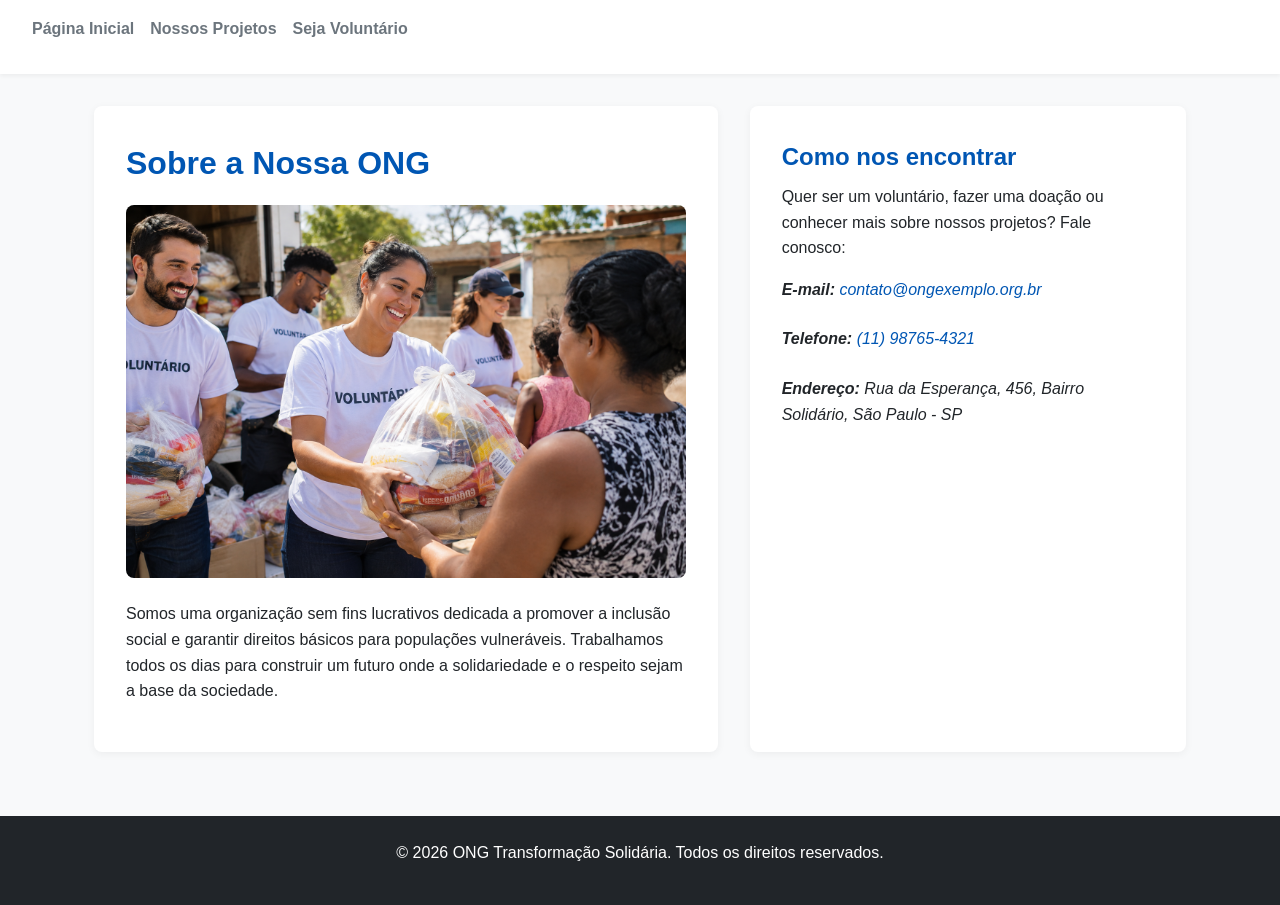
<file: html/index.html>
<!DOCTYPE html>
<html lang="pt-BR">
<head>
    <meta charset="UTF-8">
    <meta name="viewport" content="width=device-width, initial-scale=1.0">
    <title>Início - ONG Transformação Solidária</title>
    <link rel="stylesheet" href="../css/global.css">
    <link rel="stylesheet" href="../css/index.css">
</head>
<body>
    <header>
        <nav>
            <ul>
                <li><a href="index.html">Página Inicial</a></li>
                <li><a href="projetos.html">Nossos Projetos</a></li>
                <li><a href="cadastro.html">Seja Voluntário</a></li>
            </ul>
        </nav>
    </header>
    <main>
        <section id="apresentacao">
            <h1>Sobre a Nossa ONG</h1>
            <img src="../imagens/equipe-em-acao.webp" alt="Membros da ONG distribuindo alimentos para a comunidade local." class="imagem-destaque">
            <p>Somos uma organização sem fins lucrativos dedicada a promover a inclusão social e garantir direitos básicos para populações vulneráveis. Trabalhamos todos os dias para construir um futuro onde a solidariedade e o respeito sejam a base da sociedade.</p>
        </section>
        <section id="contato">
            <h2>Como nos encontrar</h2>
            <p>Quer ser um voluntário, fazer uma doação ou conhecer mais sobre nossos projetos? Fale conosco:</p>
            <address>
                <ul>
                    <li><strong>E-mail:</strong> <a href="contato@ongexemplo.org.br">contato@ongexemplo.org.br</a></li>
                    <li><strong>Telefone:</strong> <a href="tel:+5511987654321">(11) 98765-4321</a></li>
                    <li><strong>Endereço:</strong> Rua da Esperança, 456, Bairro Solidário, São Paulo - SP</li>
                </ul>
            </address>
        </section>
    </main>
    <footer>
        <p>&copy; 2026 ONG Transformação Solidária. Todos os direitos reservados.</p>
    </footer>
</body>
</html>
</file>
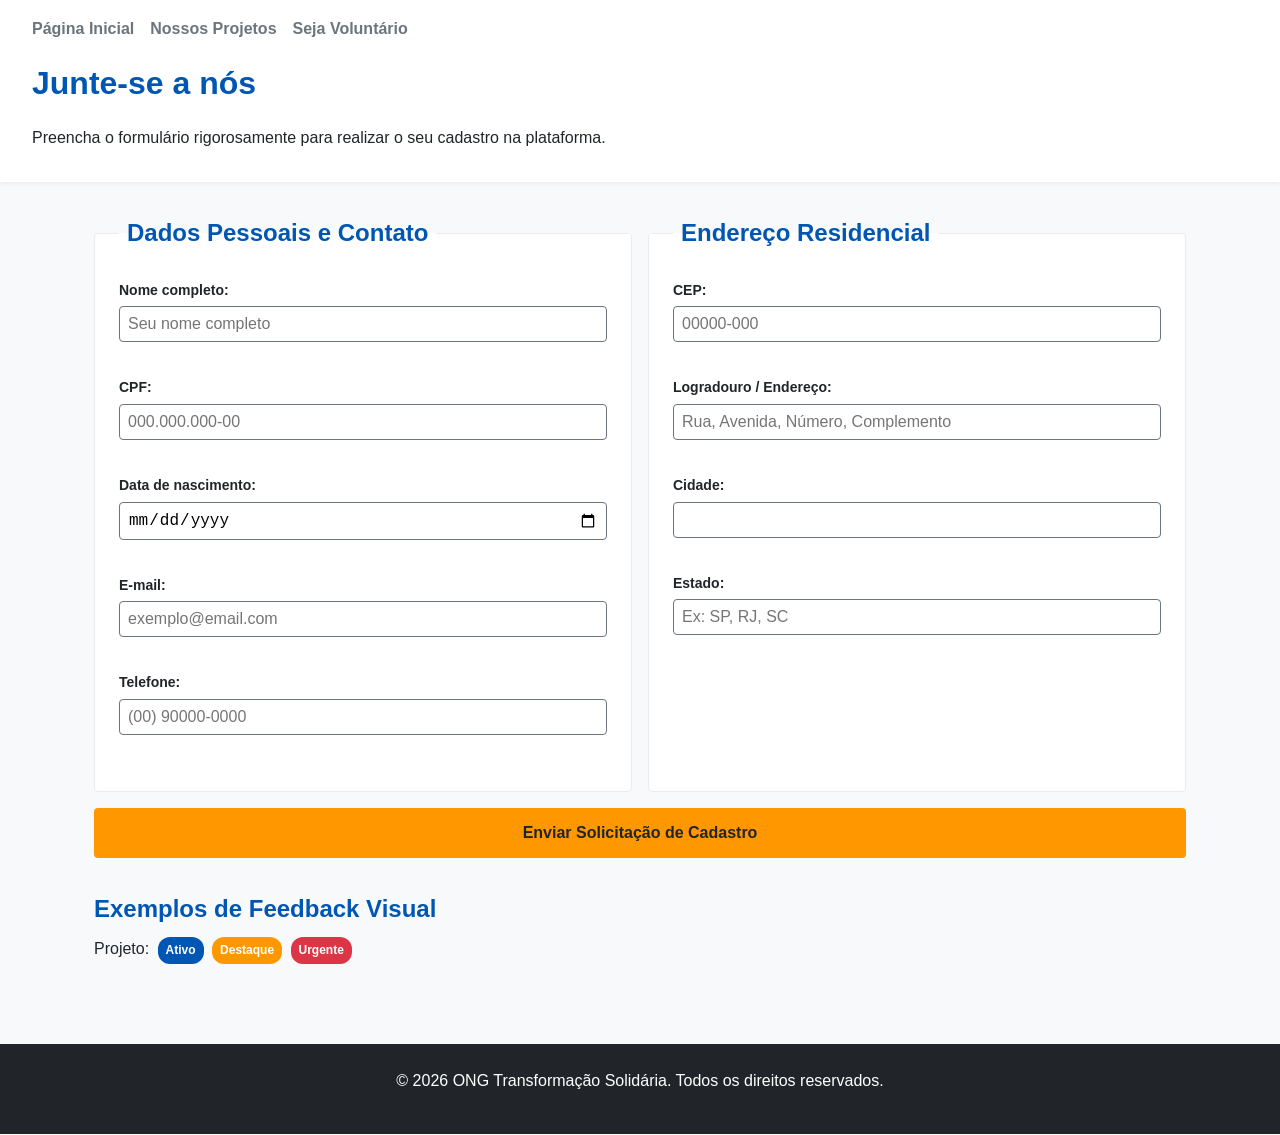
<file: html/cadastro.html>
<!DOCTYPE html>
    <html lang="pt-BR">
    <head>
        <meta charset="UTF-8">
        <meta name="viewport" content="width=device-width, initial-scale=1.0">
        <title>Cadastro - ONG Transformação Solidária</title>
        <link rel="stylesheet" href="../css/global.css">
        <link rel="stylesheet" href="../css/cadastro.css">
    </head>
    <body>
        <header>
            <nav>
                <ul>
                    <li><a href="index.html">Página Inicial</a></li>
                    <li><a href="projetos.html">Nossos Projetos</a></li>
                    <li><a href="cadastro.html">Seja Voluntário</a></li>
                </ul>
            </nav>
            <h1>Junte-se a nós</h1>
            <p>Preencha o formulário rigorosamente para realizar o seu cadastro na plataforma.</p>
        </header>

        <main>
            <form action="#" method="POST">
                <fieldset>
                    <legend>Dados Pessoais e Contato</legend>
                    <p>
                        <label for="nome">Nome completo:</label><br>
                        <input type="text" id="nome" name="nome" placeholder="Seu nome completo" required>
                    </p>
                    <p>
                        <label for="cpf">CPF:</label><br>
                        <input type="text" id="cpf" name="cpf" pattern="\d{3}\.\d{3}\.\d{3}-\d{2}" title="Digite o CPF no formato 000.000.000-00" placeholder="000.000.000-00" required>
                    </p>
                    <p>
                        <label for="data_nascimento">Data de nascimento:</label><br>
                        <input type="date" id="data_nascimento" name="data_nascimento" required>
                    </p>
                    <p>
                        <label for="email">E-mail:</label><br>
                        <input type="email" id="email" name="email" placeholder="exemplo@email.com" required>
                    </p>
                    <p>
                        <label for="telefone">Telefone:</label><br>
                        <input type="tel" id="telefone" name="telefone" pattern="\(\d{2}\)\s9?\d{4}-\d{4}" title="Digite no formato (00) 90000-0000 para celular ou (00) 0000-0000 para fixo" placeholder="(00) 90000-0000" required>
                    </p>
                </fieldset>
                <fieldset>
                    <legend>Endereço Residencial</legend>
                    <p>
                        <label for="cep">CEP:</label><br>
                        <input type="text" id="cep" name="cep" pattern="\d{5}-\d{3}" title="Digite o CEP no formato 00000-000" placeholder="00000-000" required>
                    </p>
                    <p>
                        <label for="endereco">Logradouro / Endereço:</label><br>
                        <input type="text" id="endereco" name="endereco" placeholder="Rua, Avenida, Número, Complemento" required>
                    </p>
                    <p>
                        <label for="cidade">Cidade:</label><br>
                        <input type="text" id="cidade" name="cidade" required>
                    </p>
                    <p>
                        <label for="estado">Estado:</label><br>
                        <input type="text" id="estado" name="estado" placeholder="Ex: SP, RJ, SC" required>
                    </p>
                </fieldset>
                <button type="submit">Enviar Solicitação de Cadastro</button>
            </form>
            <!-- SEÇÃO DE FEEDBACK VISUAL (OCULTOS POR PADRÃO) -->
            <section id="feedback-exemplos">
                <h2>Exemplos de Feedback Visual</h2>
                
                <!-- 1. Badges (Etiquetas) - Mantém conforme preferir -->
                <p>
                    Projeto: 
                    <span class="badge badge-azul">Ativo</span>
                    <span class="badge badge-laranja">Destaque</span>
                    <span class="badge badge-vermelho">Urgente</span>
                </p>

                <!-- 2. Alertas (Adicionada a classe 'escondido') -->
                <div class="alerta alerta-sucesso escondido">
                    ✅ Cadastro de voluntário realizado com sucesso!
                </div>
                <div class="alerta alerta-erro escondido">
                    ❌ Erro: O CPF informado é inválido. Tente novamente.
                </div>

                <!-- 3. Toast (Aviso Flutuante) (Adicionada a classe 'escondido') -->
                <div class="toast escondido">
                    🔔 Um novo projeto foi adicionado na sua região!
                </div>
            </section>
        </main>

        <footer>
            <p>&copy; 2026 ONG Transformação Solidária. Todos os direitos reservados.</p>
        </footer>

    </body>
    </html>
</file>
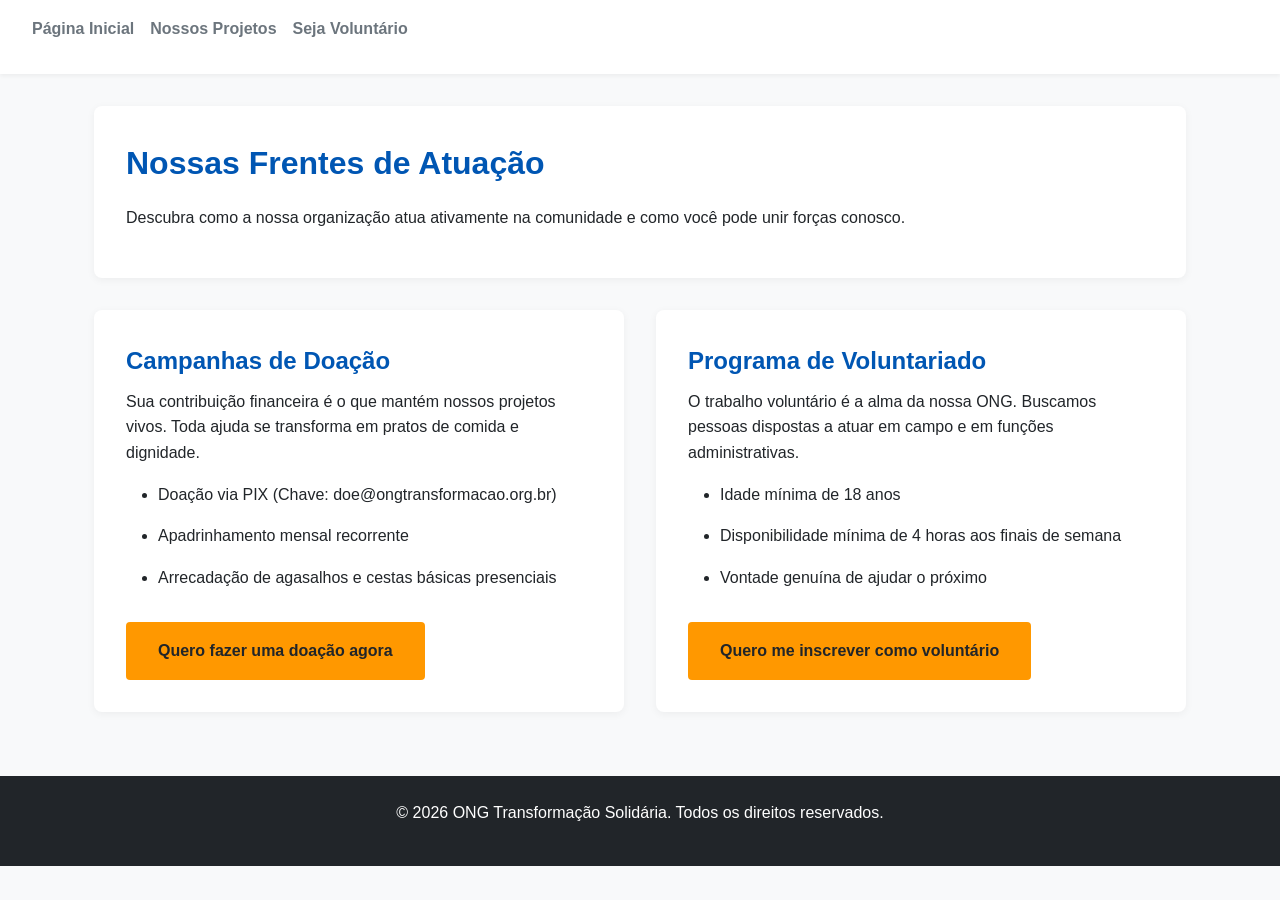
<file: html/projetos.html>
<!DOCTYPE html>
<html lang="pt-BR">
<head>
    <meta charset="UTF-8">
    <meta name="viewport" content="width=device-width, initial-scale=1.0">
    <title>Projetos - ONG Transformação Solidária</title>
    <link rel="stylesheet" href="../css/global.css">
    <link rel="stylesheet" href="../css/projetos.css">
</head>
<body>

    <header>
        <nav>
            <ul>
                <li><a href="index.html">Página Inicial</a></li>
                <li><a href="projetos.html">Nossos Projetos</a></li>
                <li><a href="cadastro.html">Seja Voluntário</a></li>
            </ul>
        </nav>
    </header>

    <main>
        <section id="introducao">
            <h1>Nossas Frentes de Atuação</h1>
            <p>Descubra como a nossa organização atua ativamente na comunidade e como você pode unir forças conosco.</p>
        </section>
        <section id="doacoes">
            <h2>Campanhas de Doação</h2>
            <p>Sua contribuição financeira é o que mantém nossos projetos vivos. Toda ajuda se transforma em pratos de comida e dignidade.</p>
            <ul>
                <li>Doação via PIX (Chave: doe@ongtransformacao.org.br)</li>
                <li>Apadrinhamento mensal recorrente</li>
                <li>Arrecadação de agasalhos e cestas básicas presenciais</li>
            </ul>
            <a href="#transferencia">Quero fazer uma doação agora</a>
        </section>
        <section id="voluntariado">
            <h2>Programa de Voluntariado</h2>
            <p>O trabalho voluntário é a alma da nossa ONG. Buscamos pessoas dispostas a atuar em campo e em funções administrativas.</p>
            <ul>
                <li>Idade mínima de 18 anos</li>
                <li>Disponibilidade mínima de 4 horas aos finais de semana</li>
                <li>Vontade genuína de ajudar o próximo</li>
            </ul>
            <a href="cadastro.html">Quero me inscrever como voluntário</a>
        </section>
    </main>

    <footer>
        <p>&copy; 2026 ONG Transformação Solidária. Todos os direitos reservados.</p>
    </footer>

</body>
</html>
</file>
<file: css/global.css>
/* css/global.css */
:root {
    /* Cores */
    --color-primary-500: #0056b3;
    --color-primary-300: #3385ff;
    --color-secondary-500: #ff9800;
    --color-neutral-900: #212529;
    --color-neutral-600: #6c757d;
    --color-neutral-200: #e9ecef;
    --color-neutral-100: #f8f9fa;
    --color-white: #ffffff;
    --color-danger-500: #dc3545;

    /* Tipografia */
    --font-family-base: 'Segoe UI', Roboto, Helvetica, Arial, sans-serif;
    --font-size-xs: 0.75rem;
    --font-size-sm: 0.875rem;
    --font-size-md: 1rem;
    --font-size-lg: 1.5rem;
    --font-size-xl: 2rem;

    /* Espaçamentos */
    --space-xs: 0.25rem;
    --space-sm: 0.5rem;
    --space-md: 1rem;
    --space-lg: 1.5rem;
    --space-xl: 2rem;
    --space-xxl: 3rem;
}

/* Reset e Body */
* { margin: 0; padding: 0; box-sizing: border-box; }

body {
    font-family: var(--font-family-base);
    background-color: var(--color-neutral-100);
    color: var(--color-neutral-900);
    line-height: 1.6;
}

h1 { font-size: var(--font-size-xl); color: var(--color-primary-500); margin-bottom: var(--space-md); }
h2 { font-size: var(--font-size-lg); color: var(--color-primary-500); margin-bottom: var(--space-sm); }
p, li, address { font-size: var(--font-size-md); margin-bottom: var(--space-md); }

/* Header e Nav */
header {
    background-color: var(--color-white);
    padding: var(--space-md) var(--space-xl);
    box-shadow: 0 2px 4px rgba(0,0,0,0.05);
}
nav ul { display: flex; gap: var(--space-md); list-style: none; flex-wrap: wrap; }
nav a { text-decoration: none; color: var(--color-neutral-600); font-weight: bold; transition: color 0.3s ease; }
nav a:hover { color: var(--color-primary-500); }

/* =========================================
   SISTEMA DE GRID (12 COLUNAS) - MOBILE FIRST
   ========================================= */
main {
    display: grid;
    grid-template-columns: repeat(12, 1fr); /* 12 Colunas rigorosas */
    gap: var(--space-lg);
    padding: var(--space-lg) var(--space-md);
    max-width: 100%;
    margin: 0 auto;
}

section, form {
    grid-column: span 12; /* No celular, tudo ocupa as 12 colunas (largura total) */
}

footer {
    display: flex;
    justify-content: center;
    align-items: center;
    background-color: var(--color-neutral-900);
    color: var(--color-white);
    padding: var(--space-lg);
    margin-top: var(--space-xl);
}

/* =========================================
   OS 5 BREAKPOINTS (PONTOS DE QUEBRA)
   ========================================= */

/* 1. Mobile Horizontal */
@media (min-width: 576px) {
    main { padding: var(--space-xl) var(--space-lg); }
}

/* 2. Tablets */
@media (min-width: 768px) {
    main { max-width: 720px; }
}

/* 3. Laptops / Desktops menores */
@media (min-width: 992px) {
    main { max-width: 960px; gap: var(--space-xl); }
}

/* 4. Monitores de Desktop */
@media (min-width: 1200px) {
    main { max-width: 1140px; }
}

/* 5. Monitores Panorâmicos (Ultrawide) */
@media (min-width: 1400px) {
    main { max-width: 1320px; }
}

/* =========================================
   CONTROLE DE VISIBILIDADE PARA FEEDBACKS
   ========================================= */

/* Estado padrão: Escondido */
.escondido {
    display: none !important;
}

/* Estado ativo: Visível */
.ativo {
    display: block !important;
}

/* 1. Badges (Crachás / Etiquetas) */
.badge {
    display: inline-block;
    padding: var(--space-xs) var(--space-sm);
    border-radius: 12px;
    font-size: var(--font-size-xs);
    font-weight: bold;
    color: var(--color-white);
    margin-left: var(--space-xs);
}
.badge-azul { background-color: var(--color-primary-500); }
.badge-laranja { background-color: var(--color-secondary-500); }
.badge-vermelho { background-color: var(--color-danger-500); }

/* 2. Caixas de Alerta */
.alerta {
    padding: var(--space-md);
    border-radius: 4px;
    margin-top: var(--space-md);
    margin-bottom: var(--space-sm);
    font-size: var(--font-size-sm);
    font-weight: bold;
}
.alerta-sucesso {
    background-color: #d4edda;
    color: #155724;
    border: 1px solid #c3e6cb;
}
.alerta-erro {
    background-color: #f8d7da;
    color: #721c24;
    border: 1px solid #f5c6cb;
}

/* 3. Toast (Notificação Flutuante) */
.toast {
    position: fixed;
    bottom: 20px;
    right: 20px;
    background-color: var(--color-neutral-900);
    color: var(--color-white);
    padding: var(--space-md);
    border-radius: 8px;
    box-shadow: 0 4px 12px rgba(0,0,0,0.3);
    border-left: 5px solid var(--color-primary-300);
    font-size: var(--font-size-sm);
    z-index: 1000;
}
</file>
<file: css/index.css>
/* css/index.css */
section {
    background-color: var(--color-white);
    padding: var(--space-xl);
    border-radius: 8px;
    box-shadow: 0 2px 8px rgba(0,0,0,0.05);
}

.imagem-destaque {
    width: 100%;
    height: auto;
    border-radius: 8px;
    margin-bottom: var(--space-md);
}

#contato address ul {
    display: flex;
    flex-direction: column;
    gap: var(--space-sm);
    list-style: none;
    margin-top: var(--space-md);
}

#contato a { color: var(--color-primary-500); text-decoration: none; }
#contato a:hover { text-decoration: underline; }

/* Adaptação com Breakpoint 3 (Notebooks) */
@media (min-width: 992px) {
    #apresentacao {
        grid-column: span 7; /* Ocupa 7 das 12 colunas */
    }
    #contato {
        grid-column: span 5; /* Ocupa 5 das 12 colunas */
    }
}
</file>
<file: css/cadastro.css>
/* css/cadastro.css */
form {
    display: grid;
    grid-template-columns: repeat(12, 1fr);
    gap: var(--space-md);
}

fieldset {
    grid-column: span 12; /* No celular, um embaixo do outro */
    border: 1px solid var(--color-neutral-200);
    padding: var(--space-lg);
    border-radius: 4px;
    background-color: var(--color-white);
}

legend {
    font-size: var(--font-size-lg);
    font-weight: bold;
    color: var(--color-primary-500);
    padding: 0 var(--space-sm);
}

label { font-size: var(--font-size-sm); font-weight: bold; color: var(--color-neutral-900); }

input {
    width: 100%;
    padding: var(--space-sm);
    margin-top: var(--space-xs);
    margin-bottom: var(--space-md);
    border: 1px solid var(--color-neutral-600);
    border-radius: 4px;
    font-size: var(--font-size-md);
}

input:focus { outline: none; border-color: var(--color-primary-300); }

button[type="submit"] {
    grid-column: span 12; /* O botão sempre ocupa a base toda */
    background-color: var(--color-secondary-500);
    color: var(--color-neutral-900);
    font-weight: bold;
    padding: var(--space-md) var(--space-xl);
    border: none;
    border-radius: 4px;
    cursor: pointer;
    font-size: var(--font-size-md);
}

button[type="submit"]:hover { background-color: #e68a00; }

/* Adaptação com Breakpoint 3 (Notebooks) */
@media (min-width: 992px) {
    fieldset:nth-of-type(1) { 
        grid-column: span 6; /* Dados Pessoais na metade esquerda */
    }
    fieldset:nth-of-type(2) { 
        grid-column: span 6; /* Endereço na metade direita */
    }
}
</file>
<file: css/projetos.css>
/* css/projetos.css */
section {
    background-color: var(--color-white);
    padding: var(--space-xl);
    border-radius: 8px;
    box-shadow: 0 2px 8px rgba(0,0,0,0.05);
}

section ul {
    margin-left: var(--space-xl);
    margin-bottom: var(--space-lg);
}

#doacoes a, #voluntariado a {
    display: inline-block;
    background-color: var(--color-secondary-500);
    color: var(--color-neutral-900);
    font-weight: bold;
    padding: var(--space-md) var(--space-xl);
    border: none;
    border-radius: 4px;
    text-decoration: none;
    margin-top: var(--space-sm);
}

#doacoes a:hover, #voluntariado a:hover { 
    background-color: #e68a00;
}

/* Adaptação com Breakpoint 2 (Tablets) */
@media (min-width: 768px) {
    #introducao { grid-column: span 12; } /* Título se mantém no topo inteiro */
    #doacoes { grid-column: span 6; }     /* Metade da tela */
    #voluntariado { grid-column: span 6; } /* Metade da tela */
}
</file>
